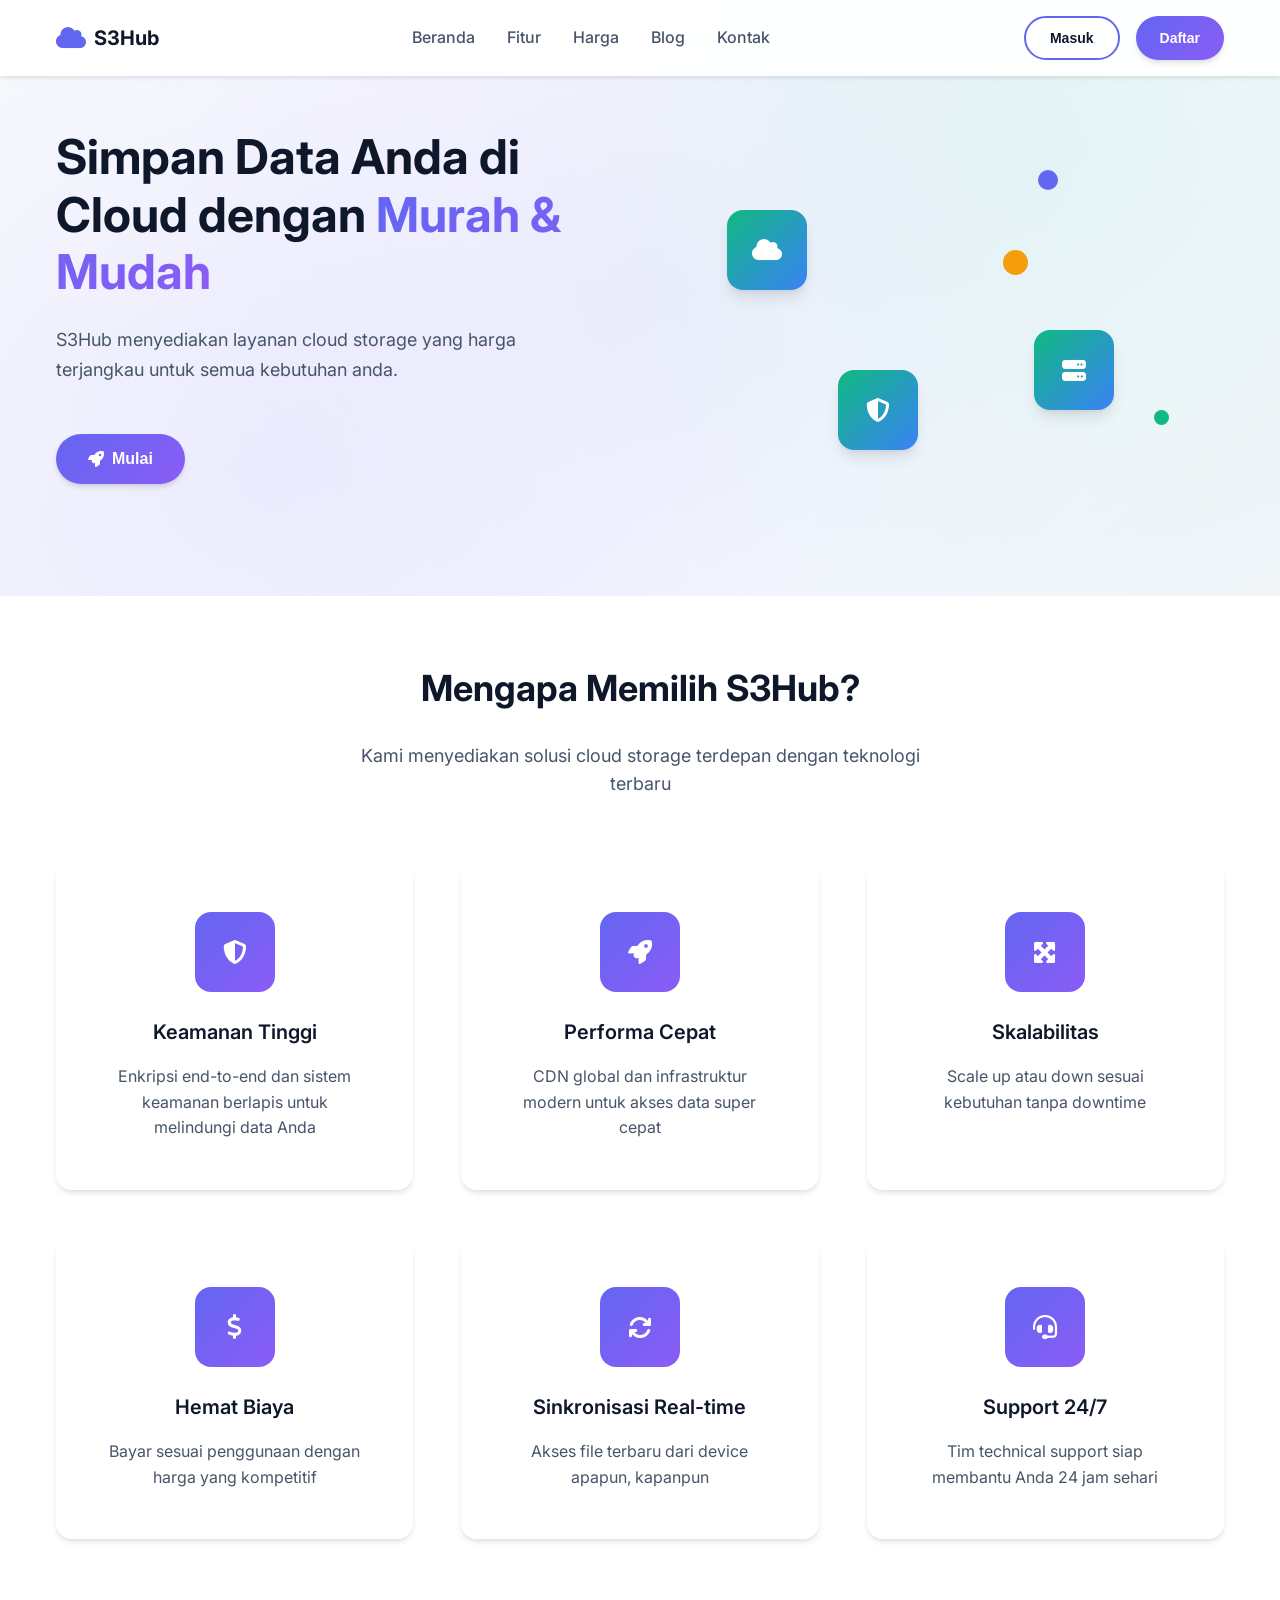
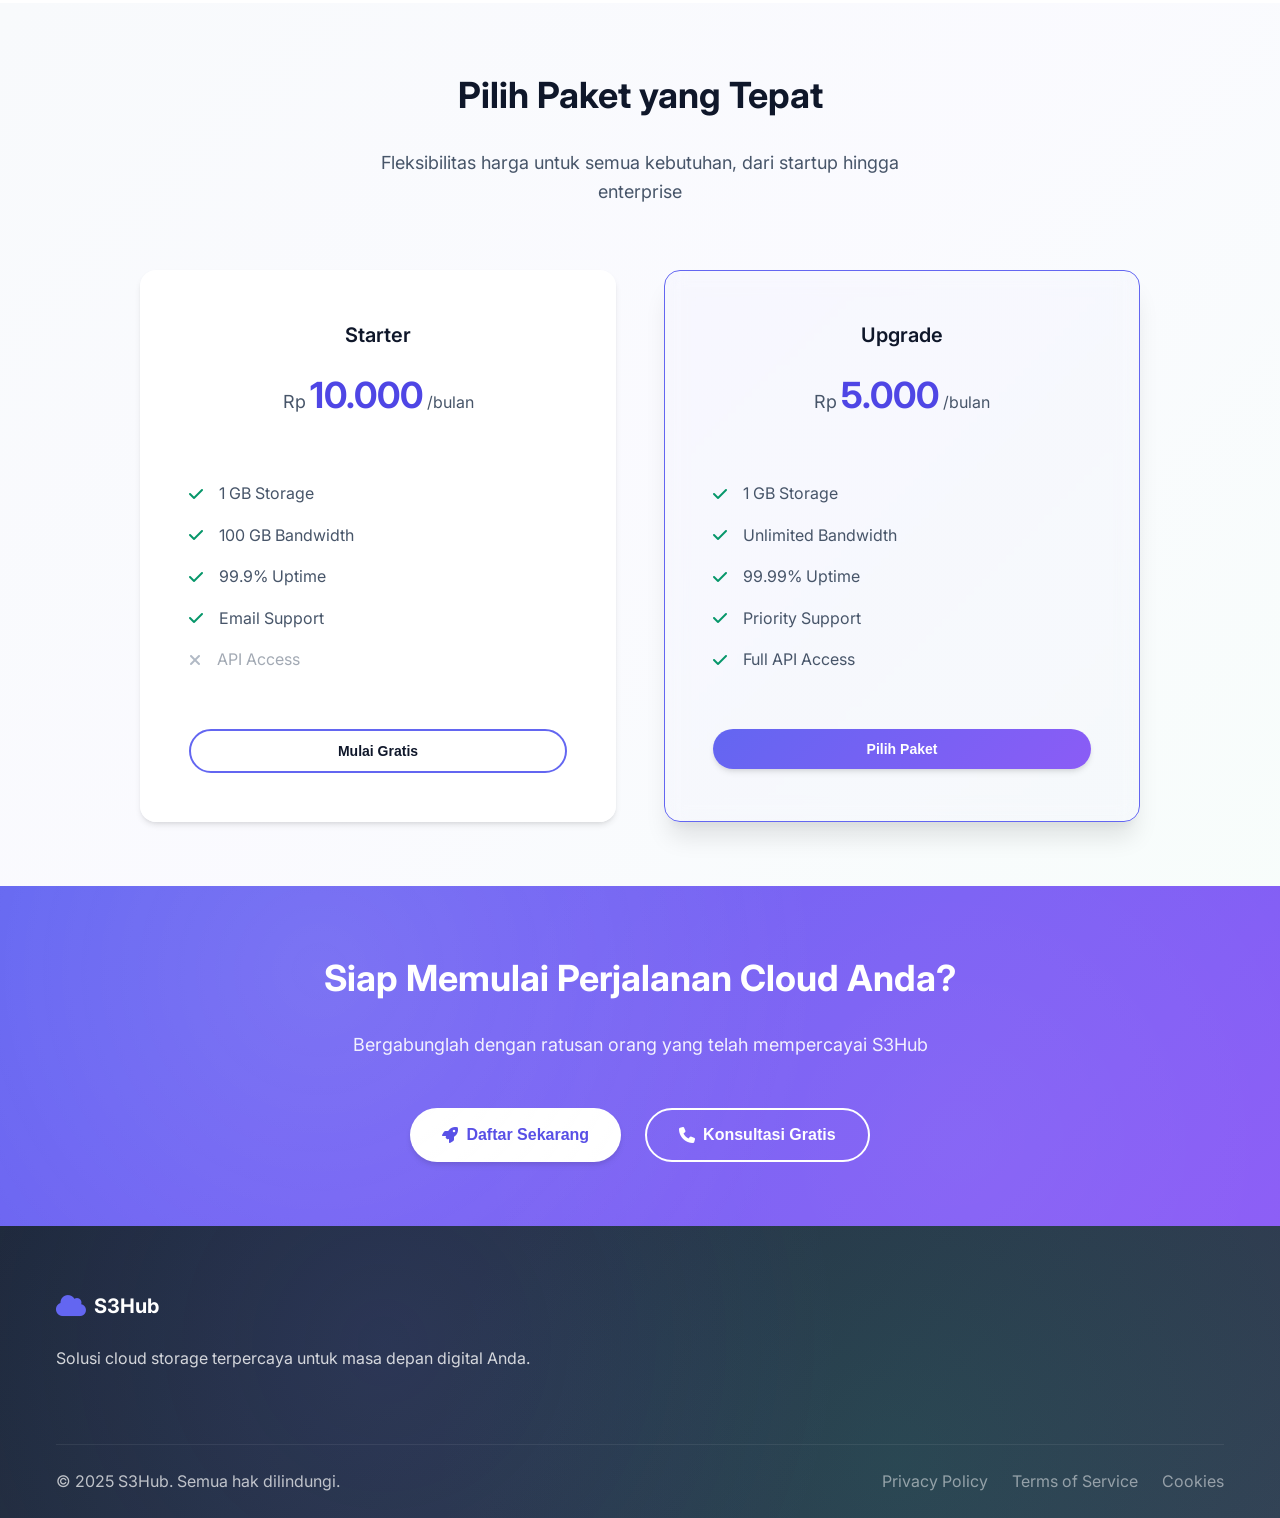
<file: index.html>
<!DOCTYPE html><html lang="id"><head><meta charset="UTF-8"><meta name="viewport" content="width=device-width,initial-scale=1"><title>S3Hub - Layanan Cloud Storage Terpercaya</title><meta name="description" content="S3Hub adalah layanan cloud storage yang aman, cepat, dan terjangkau untuk backup, penyimpanan file, dan kebutuhan bisnis."><meta name="robots" content="index, follow"><link rel="canonical" href="https://s3hub.ilhamsuyadi.dev/"><meta name="referrer" content="strict-origin-when-cross-origin"><meta name="format-detection" content="telephone=no"><meta name="theme-color" content="#6366F1"><link rel="icon" href="favicon.svg" type="image/svg+xml"><link rel="preconnect" href="https://fonts.googleapis.com"><link rel="preconnect" href="https://fonts.gstatic.com" crossorigin><link href="https://fonts.googleapis.com/css2?family=Inter:wght@300;400;500;600;700&display=swap" rel="stylesheet"><link rel="stylesheet" href="https://cdnjs.cloudflare.com/ajax/libs/font-awesome/6.4.0/css/all.min.css"><link rel="stylesheet" href="styles.css"><meta property="og:title" content="S3Hub - Layanan Cloud Storage Terpercaya"><meta property="og:description" content="S3Hub menyediakan layanan cloud storage yang aman, cepat, dan terjangkau untuk semua kebutuhan anda."><meta property="og:type" content="website"><meta property="og:url" content="https://s3hub.ilhamsuyadi.dev/"><meta property="og:image" content="https://s3hub.ilhamsuyadi.dev/og-image.svg"><meta property="og:image:alt" content="S3Hub - Cloud Storage"><meta property="og:site_name" content="S3Hub"><meta property="og:locale" content="id_ID"><link rel="alternate" href="https://s3hub.ilhamsuyadi.dev/" hreflang="id-ID"><meta name="twitter:card" content="summary_large_image"><meta name="twitter:site" content="@S3Hub"><meta name="twitter:title" content="S3Hub - Layanan Cloud Storage Terpercaya"><meta name="twitter:description" content="S3Hub menyediakan layanan cloud storage yang aman, cepat, dan terjangkau untuk semua kebutuhan anda."><meta name="twitter:image" content="https://s3hub.ilhamsuyadi.dev/og-image.svg"><script src="https://analytics.ahrefs.com/analytics.js" data-key="FTBOyiiCgE7mIm/05+eQVg" async></script><script type="application/ld+json">{
            "@context": "https://schema.org",
            "@graph": [
                {
                    "@type": "Organization",
                    "@id": "https://s3hub.ilhamsuyadi.dev/#organization",
                    "name": "S3Hub",
                    "url": "https://s3hub.ilhamsuyadi.dev/",
                    "logo": {
                        "@type": "ImageObject",
                        "url": "https://s3hub.ilhamsuyadi.dev/logo.svg"
                    },
                    "contactPoint": [
                        {
                            "@type": "ContactPoint",
                            "contactType": "customer support",
                            "email": "hello@ilhamsuyadi.dev"
                        }
                    ]
                },
                {
                    "@type": "WebSite",
                    "@id": "https://s3hub.ilhamsuyadi.dev/#website",
                    "url": "https://s3hub.ilhamsuyadi.dev/",
                    "name": "S3Hub",
                    "publisher": { "@id": "https://s3hub.ilhamsuyadi.dev/#organization" },
                    "inLanguage": "id-ID"
                },
                {
                    "@type": "WebPage",
                    "@id": "https://s3hub.ilhamsuyadi.dev/#webpage",
                    "url": "https://s3hub.ilhamsuyadi.dev/",
                    "name": "S3Hub - Layanan Cloud Storage Terpercaya",
                    "isPartOf": { "@id": "https://s3hub.ilhamsuyadi.dev/#website" },
                    "about": { "@id": "https://s3hub.ilhamsuyadi.dev/#organization" },
                    "inLanguage": "id-ID"
                }
            ]
        }</script></head><body><nav class="navbar"><div class="container"><a class="nav-brand" href="./" aria-label="S3Hub Home" role="link"><i class="fas fa-cloud" aria-hidden="true"></i> <span>S3Hub</span></a><ul class="nav-menu"><li><a href="#home">Beranda</a></li><li><a href="#features">Fitur</a></li><li><a href="#pricing">Harga</a></li><li><a href="./blog.html">Blog</a></li><li><a href="#contact">Kontak</a></li></ul><div class="nav-actions"><button class="btn btn-outline">Masuk</button> <button class="btn btn-primary">Daftar</button></div><button class="hamburger"><span></span> <span></span> <span></span></button></div></nav><section id="home" class="hero"><div class="container"><div class="hero-content"><div class="hero-text"><h1 class="hero-title">Simpan Data Anda di Cloud dengan <span class="highlight">Murah & Mudah</span></h1><p class="hero-description">S3Hub menyediakan layanan cloud storage yang harga terjangkau untuk semua kebutuhan anda.</p><div class="hero-actions"><button class="btn btn-primary btn-large"><i class="fas fa-rocket" aria-hidden="true"></i> Mulai</button></div></div><div class="hero-image"><div class="cloud-illustration"><div class="cloud cloud-1"><i class="fas fa-cloud" aria-hidden="true"></i></div><div class="cloud cloud-2"><i class="fas fa-server" aria-hidden="true"></i></div><div class="cloud cloud-3"><i class="fas fa-shield-alt" aria-hidden="true"></i></div><div class="floating-elements"><div class="element element-1"></div><div class="element element-2"></div><div class="element element-3"></div></div></div></div></div></div></section><section id="features" class="features"><div class="container"><div class="section-header"><h2>Mengapa Memilih S3Hub?</h2><p>Kami menyediakan solusi cloud storage terdepan dengan teknologi terbaru</p></div><div class="features-grid"><div class="feature-card"><div class="feature-icon"><i class="fas fa-shield-alt" aria-hidden="true"></i></div><h3>Keamanan Tinggi</h3><p>Enkripsi end-to-end dan sistem keamanan berlapis untuk melindungi data Anda</p></div><div class="feature-card"><div class="feature-icon"><i class="fas fa-rocket" aria-hidden="true"></i></div><h3>Performa Cepat</h3><p>CDN global dan infrastruktur modern untuk akses data super cepat</p></div><div class="feature-card"><div class="feature-icon"><i class="fas fa-expand-arrows-alt" aria-hidden="true"></i></div><h3>Skalabilitas</h3><p>Scale up atau down sesuai kebutuhan tanpa downtime</p></div><div class="feature-card"><div class="feature-icon"><i class="fas fa-dollar-sign" aria-hidden="true"></i></div><h3>Hemat Biaya</h3><p>Bayar sesuai penggunaan dengan harga yang kompetitif</p></div><div class="feature-card"><div class="feature-icon"><i class="fas fa-sync" aria-hidden="true"></i></div><h3>Sinkronisasi Real-time</h3><p>Akses file terbaru dari device apapun, kapanpun</p></div><div class="feature-card"><div class="feature-icon"><i class="fas fa-headset" aria-hidden="true"></i></div><h3>Support 24/7</h3><p>Tim technical support siap membantu Anda 24 jam sehari</p></div></div></div></section><section id="pricing" class="pricing"><div class="container"><div class="section-header"><h2>Pilih Paket yang Tepat</h2><p>Fleksibilitas harga untuk semua kebutuhan, dari startup hingga enterprise</p></div><div class="pricing-grid"><div class="pricing-card"><div class="pricing-header"><h3>Starter</h3><div class="price"><span class="currency">Rp</span> <span class="amount">10.000</span> <span class="period">/bulan</span></div></div><ul class="features-list"><li><i class="fas fa-check" aria-hidden="true"></i> 1 GB Storage</li><li><i class="fas fa-check" aria-hidden="true"></i> 100 GB Bandwidth</li><li><i class="fas fa-check" aria-hidden="true"></i> 99.9% Uptime</li><li><i class="fas fa-check" aria-hidden="true"></i> Email Support</li><li class="disabled"><i class="fas fa-times" aria-hidden="true"></i> API Access</li></ul><button class="btn btn-outline btn-full">Mulai Gratis</button></div><div class="pricing-card featured"><div class="pricing-header"><h3>Upgrade</h3><div class="price"><span class="currency">Rp</span> <span class="amount">5.000</span> <span class="period">/bulan</span></div></div><ul class="features-list"><li><i class="fas fa-check" aria-hidden="true"></i> 1 GB Storage</li><li><i class="fas fa-check" aria-hidden="true"></i> Unlimited Bandwidth</li><li><i class="fas fa-check" aria-hidden="true"></i> 99.99% Uptime</li><li><i class="fas fa-check" aria-hidden="true"></i> Priority Support</li><li><i class="fas fa-check" aria-hidden="true"></i> Full API Access</li></ul><button class="btn btn-primary btn-full">Pilih Paket</button></div></div></div></section><section class="cta"><div class="container"><div class="cta-content"><h2>Siap Memulai Perjalanan Cloud Anda?</h2><p>Bergabunglah dengan ratusan orang yang telah mempercayai S3Hub</p><div class="cta-actions"><button class="btn btn-primary btn-large"><i class="fas fa-rocket" aria-hidden="true"></i> Daftar Sekarang</button> <button class="btn btn-outline btn-large"><i class="fas fa-phone" aria-hidden="true"></i> Konsultasi Gratis</button></div></div></div></section><footer id="contact" class="footer"><div class="container"><div class="footer-content"><div class="footer-section"><div class="footer-brand"><i class="fas fa-cloud" aria-hidden="true"></i> <span>S3Hub</span></div><p>Solusi cloud storage terpercaya untuk masa depan digital Anda.</p></div></div><div class="footer-bottom"><p>&copy; 2025 S3Hub. Semua hak dilindungi.</p><div class="footer-links"><a href="#">Privacy Policy</a> <a href="#">Terms of Service</a> <a href="#">Cookies</a></div></div></div></footer><script src="script.js"></script></body></html>
</file>
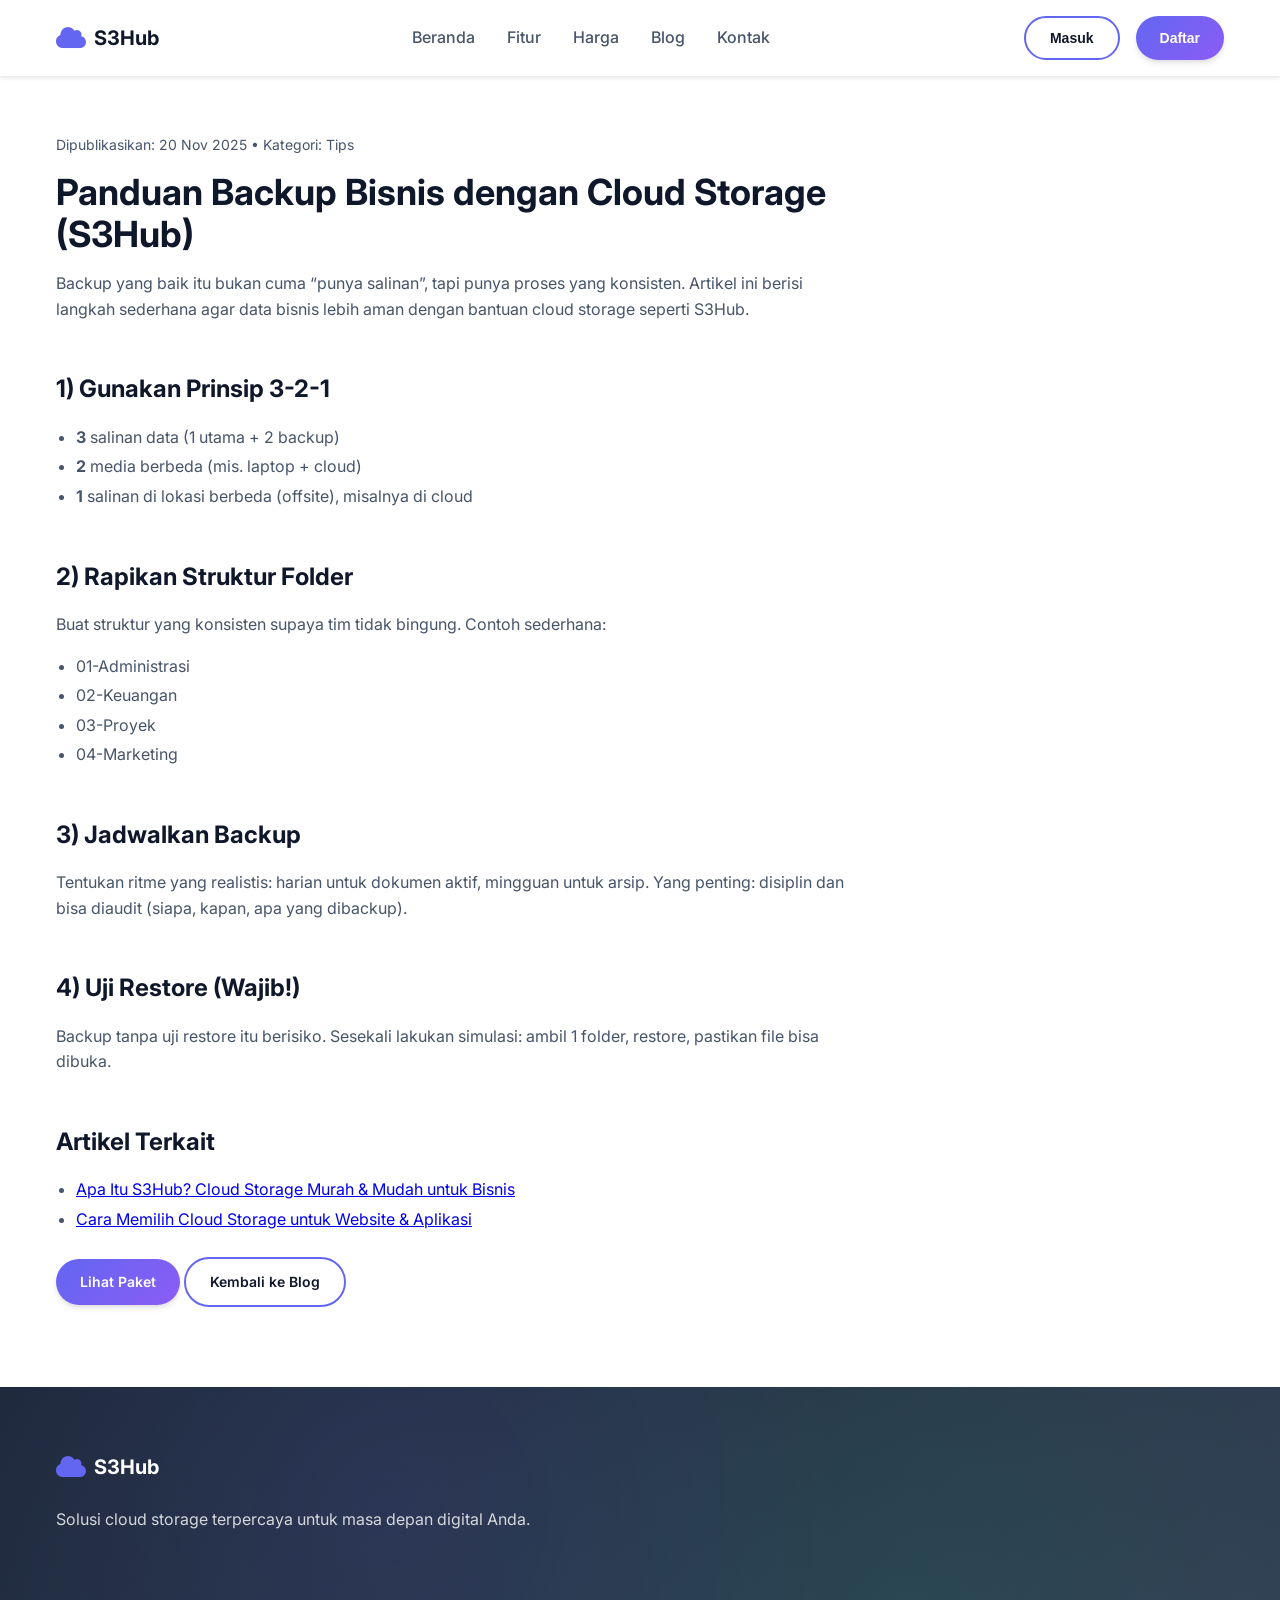
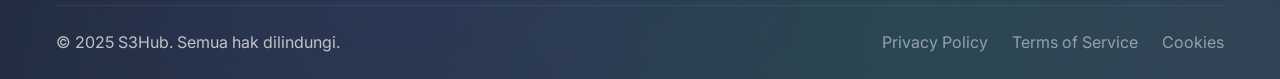
<file: blog-backup-bisnis.html>
<!DOCTYPE html><html lang="id"><head><meta charset="UTF-8"><meta name="viewport" content="width=device-width,initial-scale=1"><title>Panduan Backup Bisnis dengan Cloud Storage (S3Hub)</title><meta name="description" content="Panduan sederhana backup data bisnis menggunakan cloud storage seperti S3Hub: strategi 3-2-1, struktur folder, dan kebiasaan yang aman."><meta name="robots" content="index, follow"><link rel="canonical" href="https://s3hub.ilhamsuyadi.dev/blog-backup-bisnis.html"><meta name="referrer" content="strict-origin-when-cross-origin"><meta name="format-detection" content="telephone=no"><meta name="theme-color" content="#6366F1"><link rel="icon" href="favicon.svg" type="image/svg+xml"><link rel="preconnect" href="https://fonts.googleapis.com"><link rel="preconnect" href="https://fonts.gstatic.com" crossorigin><link href="https://fonts.googleapis.com/css2?family=Inter:wght@300;400;500;600;700&display=swap" rel="stylesheet"><link rel="stylesheet" href="https://cdnjs.cloudflare.com/ajax/libs/font-awesome/6.4.0/css/all.min.css"><link rel="stylesheet" href="styles.css"><meta property="og:title" content="Panduan Backup Bisnis dengan Cloud Storage"><meta property="og:description" content="Langkah sederhana membuat backup data bisnis yang lebih aman menggunakan cloud storage seperti S3Hub."><meta property="og:type" content="article"><meta property="og:url" content="https://s3hub.ilhamsuyadi.dev/blog-backup-bisnis.html"><meta property="og:image" content="https://s3hub.ilhamsuyadi.dev/og-image.svg"><meta property="og:image:alt" content="S3Hub - Cloud Storage"><meta property="og:site_name" content="S3Hub"><meta property="og:locale" content="id_ID"><meta name="twitter:card" content="summary_large_image"><meta name="twitter:title" content="Panduan Backup Bisnis dengan Cloud Storage"><meta name="twitter:description" content="Strategi 3-2-1 dan kebiasaan backup yang aman untuk bisnis."><meta name="twitter:image" content="https://s3hub.ilhamsuyadi.dev/og-image.svg"><script type="application/ld+json">{
        "@context": "https://schema.org",
        "@graph": [
            {
                "@type": "Organization",
                "@id": "https://s3hub.ilhamsuyadi.dev/#organization",
                "name": "S3Hub",
                "url": "https://s3hub.ilhamsuyadi.dev/",
                "logo": {
                    "@type": "ImageObject",
                    "url": "https://s3hub.ilhamsuyadi.dev/logo.svg"
                }
            },
            {
                "@type": "Article",
                "@id": "https://s3hub.ilhamsuyadi.dev/blog-backup-bisnis.html#article",
                "headline": "Panduan Backup Bisnis dengan Cloud Storage (S3Hub)",
                "description": "Panduan sederhana backup data bisnis menggunakan cloud storage seperti S3Hub: strategi 3-2-1, struktur folder, dan kebiasaan yang aman.",
                "author": { "@type": "Organization", "@id": "https://s3hub.ilhamsuyadi.dev/#organization" },
                "publisher": { "@type": "Organization", "@id": "https://s3hub.ilhamsuyadi.dev/#organization" },
                "mainEntityOfPage": { "@type": "WebPage", "@id": "https://s3hub.ilhamsuyadi.dev/blog-backup-bisnis.html" },
                "datePublished": "2025-11-20",
                "dateModified": "2025-11-20",
                "inLanguage": "id-ID"
            }
        ]
    }</script></head><body><nav class="navbar"><div class="container"><a class="nav-brand" href="./" aria-label="S3Hub Home"><i class="fas fa-cloud" aria-hidden="true"></i> <span>S3Hub</span></a><ul class="nav-menu"><li><a href="./#home">Beranda</a></li><li><a href="./#features">Fitur</a></li><li><a href="./#pricing">Harga</a></li><li><a href="./blog.html">Blog</a></li><li><a href="./#contact">Kontak</a></li></ul><div class="nav-actions"><button class="btn btn-outline">Masuk</button> <button class="btn btn-primary">Daftar</button></div><button class="hamburger" aria-label="Toggle menu"><span></span> <span></span> <span></span></button></div></nav><main class="page"><div class="container"><article class="prose"><p class="muted">Dipublikasikan: 20 Nov 2025 • Kategori: Tips</p><h1>Panduan Backup Bisnis dengan Cloud Storage (S3Hub)</h1><p>Backup yang baik itu bukan cuma “punya salinan”, tapi punya proses yang konsisten. Artikel ini berisi langkah sederhana agar data bisnis lebih aman dengan bantuan cloud storage seperti S3Hub.</p><h2>1) Gunakan Prinsip 3-2-1</h2><ul><li><strong>3</strong> salinan data (1 utama + 2 backup)</li><li><strong>2</strong> media berbeda (mis. laptop + cloud)</li><li><strong>1</strong> salinan di lokasi berbeda (offsite), misalnya di cloud</li></ul><h2>2) Rapikan Struktur Folder</h2><p>Buat struktur yang konsisten supaya tim tidak bingung. Contoh sederhana:</p><ul><li>01-Administrasi</li><li>02-Keuangan</li><li>03-Proyek</li><li>04-Marketing</li></ul><h2>3) Jadwalkan Backup</h2><p>Tentukan ritme yang realistis: harian untuk dokumen aktif, mingguan untuk arsip. Yang penting: disiplin dan bisa diaudit (siapa, kapan, apa yang dibackup).</p><h2>4) Uji Restore (Wajib!)</h2><p>Backup tanpa uji restore itu berisiko. Sesekali lakukan simulasi: ambil 1 folder, restore, pastikan file bisa dibuka.</p><h2>Artikel Terkait</h2><ul><li><a href="./blog.html">Apa Itu S3Hub? Cloud Storage Murah & Mudah untuk Bisnis</a></li><li><a href="./blog-memilih-cloud-storage.html">Cara Memilih Cloud Storage untuk Website & Aplikasi</a></li></ul><p><a class="btn btn-primary" href="./#pricing">Lihat Paket</a> <a class="btn btn-outline" href="./blog.html">Kembali ke Blog</a></p></article></div></main><footer id="contact" class="footer"><div class="container"><div class="footer-content"><div class="footer-section"><div class="footer-brand"><i class="fas fa-cloud" aria-hidden="true"></i> <span>S3Hub</span></div><p>Solusi cloud storage terpercaya untuk masa depan digital Anda.</p></div></div><div class="footer-bottom"><p>&copy; 2025 S3Hub. Semua hak dilindungi.</p><div class="footer-links"><a href="#">Privacy Policy</a> <a href="#">Terms of Service</a> <a href="#">Cookies</a></div></div></div></footer><script src="script.js"></script></body></html>
</file>
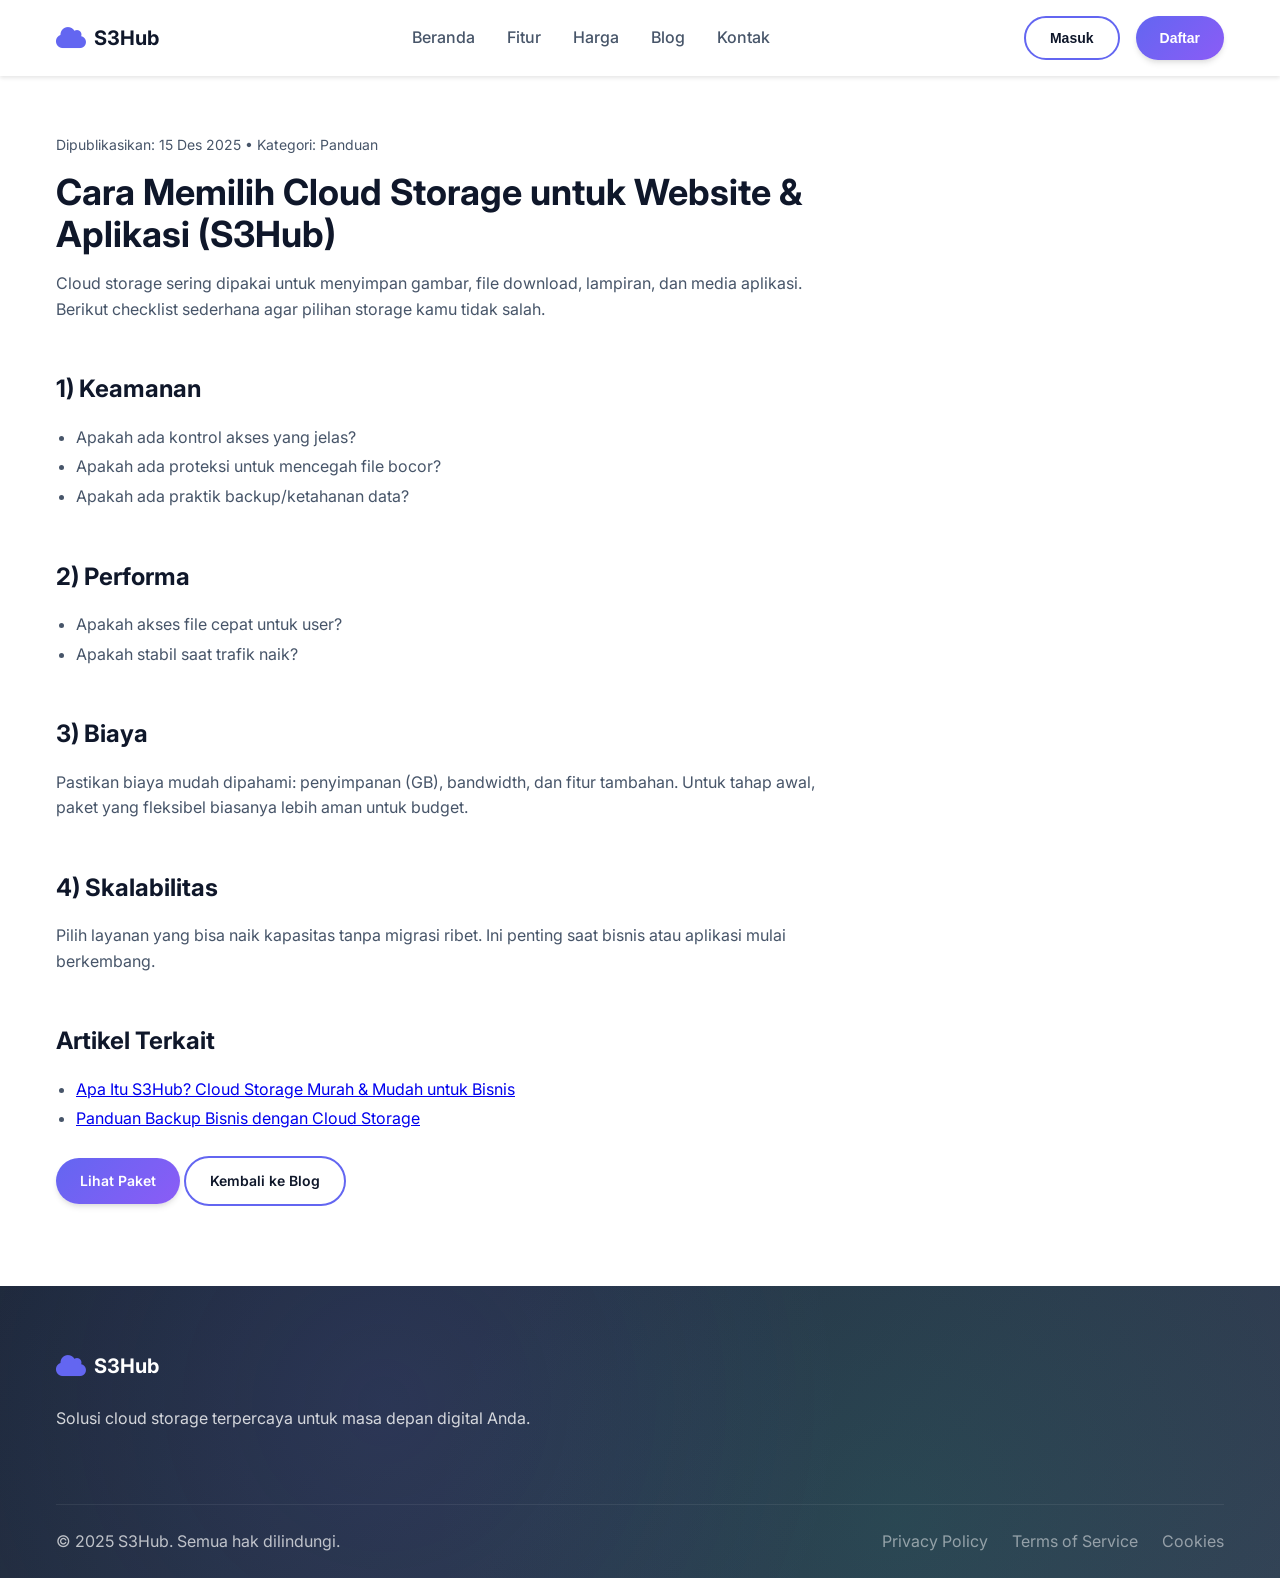
<file: blog-memilih-cloud-storage.html>
<!DOCTYPE html><html lang="id"><head><meta charset="UTF-8"><meta name="viewport" content="width=device-width,initial-scale=1"><title>Cara Memilih Cloud Storage untuk Website & Aplikasi (S3Hub)</title><meta name="description" content="Konten sederhana: hal-hal yang perlu dicek saat memilih cloud storage untuk website dan aplikasi: keamanan, performa, biaya, dan skalabilitas."><meta name="robots" content="index, follow"><link rel="canonical" href="https://s3hub.ilhamsuyadi.dev/blog-memilih-cloud-storage.html"><meta name="referrer" content="strict-origin-when-cross-origin"><meta name="format-detection" content="telephone=no"><meta name="theme-color" content="#6366F1"><link rel="icon" href="favicon.svg" type="image/svg+xml"><link rel="preconnect" href="https://fonts.googleapis.com"><link rel="preconnect" href="https://fonts.gstatic.com" crossorigin><link href="https://fonts.googleapis.com/css2?family=Inter:wght@300;400;500;600;700&display=swap" rel="stylesheet"><link rel="stylesheet" href="https://cdnjs.cloudflare.com/ajax/libs/font-awesome/6.4.0/css/all.min.css"><link rel="stylesheet" href="styles.css"><meta property="og:title" content="Cara Memilih Cloud Storage untuk Website & Aplikasi"><meta property="og:description" content="Checklist sederhana memilih cloud storage: keamanan, performa, biaya, dan skalabilitas."><meta property="og:type" content="article"><meta property="og:url" content="https://s3hub.ilhamsuyadi.dev/blog-memilih-cloud-storage.html"><meta property="og:image" content="https://s3hub.ilhamsuyadi.dev/og-image.svg"><meta property="og:image:alt" content="S3Hub - Cloud Storage"><meta property="og:site_name" content="S3Hub"><meta property="og:locale" content="id_ID"><meta name="twitter:card" content="summary_large_image"><meta name="twitter:title" content="Cara Memilih Cloud Storage untuk Website & Aplikasi"><meta name="twitter:description" content="Checklist sederhana memilih cloud storage untuk website dan aplikasi."><meta name="twitter:image" content="https://s3hub.ilhamsuyadi.dev/og-image.svg"><script type="application/ld+json">{
        "@context": "https://schema.org",
        "@graph": [
            {
                "@type": "Organization",
                "@id": "https://s3hub.ilhamsuyadi.dev/#organization",
                "name": "S3Hub",
                "url": "https://s3hub.ilhamsuyadi.dev/",
                "logo": {
                    "@type": "ImageObject",
                    "url": "https://s3hub.ilhamsuyadi.dev/logo.svg"
                }
            },
            {
                "@type": "Article",
                "@id": "https://s3hub.ilhamsuyadi.dev/blog-memilih-cloud-storage.html#article",
                "headline": "Cara Memilih Cloud Storage untuk Website & Aplikasi (S3Hub)",
                "description": "Konten sederhana: hal-hal yang perlu dicek saat memilih cloud storage untuk website dan aplikasi: keamanan, performa, biaya, dan skalabilitas.",
                "author": { "@type": "Organization", "@id": "https://s3hub.ilhamsuyadi.dev/#organization" },
                "publisher": { "@type": "Organization", "@id": "https://s3hub.ilhamsuyadi.dev/#organization" },
                "mainEntityOfPage": { "@type": "WebPage", "@id": "https://s3hub.ilhamsuyadi.dev/blog-memilih-cloud-storage.html" },
                "datePublished": "2025-12-15",
                "dateModified": "2025-12-15",
                "inLanguage": "id-ID"
            }
        ]
    }</script></head><body><nav class="navbar"><div class="container"><a class="nav-brand" href="./" aria-label="S3Hub Home"><i class="fas fa-cloud" aria-hidden="true"></i> <span>S3Hub</span></a><ul class="nav-menu"><li><a href="./#home">Beranda</a></li><li><a href="./#features">Fitur</a></li><li><a href="./#pricing">Harga</a></li><li><a href="./blog.html">Blog</a></li><li><a href="./#contact">Kontak</a></li></ul><div class="nav-actions"><button class="btn btn-outline">Masuk</button> <button class="btn btn-primary">Daftar</button></div><button class="hamburger" aria-label="Toggle menu"><span></span> <span></span> <span></span></button></div></nav><main class="page"><div class="container"><article class="prose"><p class="muted">Dipublikasikan: 15 Des 2025 • Kategori: Panduan</p><h1>Cara Memilih Cloud Storage untuk Website & Aplikasi (S3Hub)</h1><p>Cloud storage sering dipakai untuk menyimpan gambar, file download, lampiran, dan media aplikasi. Berikut checklist sederhana agar pilihan storage kamu tidak salah.</p><h2>1) Keamanan</h2><ul><li>Apakah ada kontrol akses yang jelas?</li><li>Apakah ada proteksi untuk mencegah file bocor?</li><li>Apakah ada praktik backup/ketahanan data?</li></ul><h2>2) Performa</h2><ul><li>Apakah akses file cepat untuk user?</li><li>Apakah stabil saat trafik naik?</li></ul><h2>3) Biaya</h2><p>Pastikan biaya mudah dipahami: penyimpanan (GB), bandwidth, dan fitur tambahan. Untuk tahap awal, paket yang fleksibel biasanya lebih aman untuk budget.</p><h2>4) Skalabilitas</h2><p>Pilih layanan yang bisa naik kapasitas tanpa migrasi ribet. Ini penting saat bisnis atau aplikasi mulai berkembang.</p><h2>Artikel Terkait</h2><ul><li><a href="./blog.html">Apa Itu S3Hub? Cloud Storage Murah & Mudah untuk Bisnis</a></li><li><a href="./blog-backup-bisnis.html">Panduan Backup Bisnis dengan Cloud Storage</a></li></ul><p><a class="btn btn-primary" href="./#pricing">Lihat Paket</a> <a class="btn btn-outline" href="./blog.html">Kembali ke Blog</a></p></article></div></main><footer id="contact" class="footer"><div class="container"><div class="footer-content"><div class="footer-section"><div class="footer-brand"><i class="fas fa-cloud" aria-hidden="true"></i> <span>S3Hub</span></div><p>Solusi cloud storage terpercaya untuk masa depan digital Anda.</p></div></div><div class="footer-bottom"><p>&copy; 2025 S3Hub. Semua hak dilindungi.</p><div class="footer-links"><a href="#">Privacy Policy</a> <a href="#">Terms of Service</a> <a href="#">Cookies</a></div></div></div></footer><script src="script.js"></script></body></html>
</file>
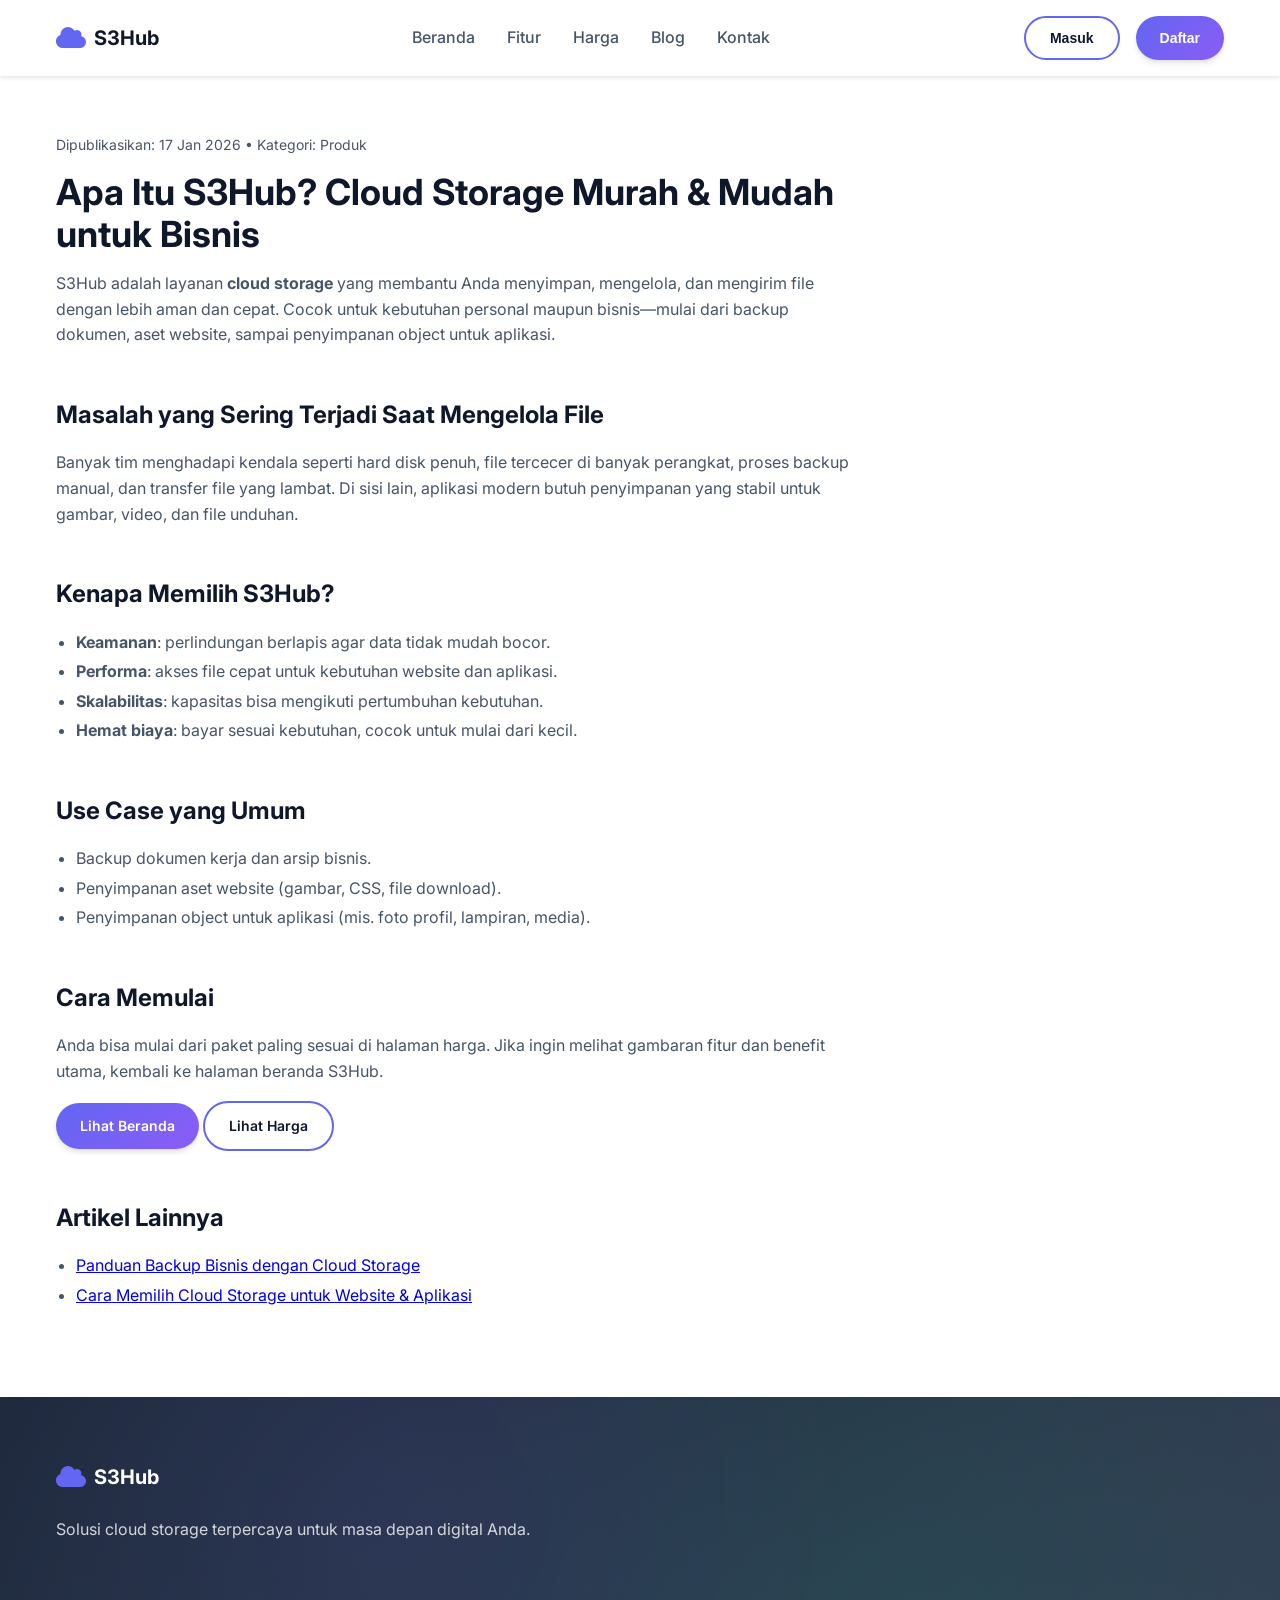
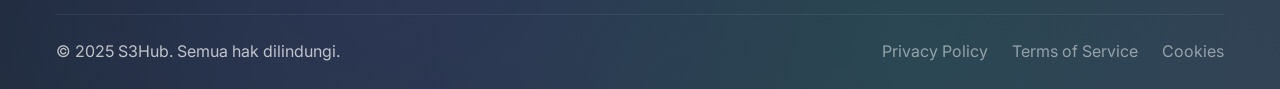
<file: blog.html>
<!DOCTYPE html><html lang="id"><head><meta charset="UTF-8"><meta name="viewport" content="width=device-width,initial-scale=1"><title>Apa Itu S3Hub? Cloud Storage Murah & Mudah untuk Bisnis</title><meta name="description" content="Kenali S3Hub: layanan cloud storage yang aman, cepat, dan terjangkau. Cocok untuk backup, hosting file, dan kebutuhan aplikasi modern."><meta name="robots" content="index, follow"><link rel="canonical" href="https://s3hub.ilhamsuyadi.dev/blog.html"><meta name="referrer" content="strict-origin-when-cross-origin"><meta name="format-detection" content="telephone=no"><meta name="theme-color" content="#6366F1"><link rel="icon" href="favicon.svg" type="image/svg+xml"><link rel="preconnect" href="https://fonts.googleapis.com"><link rel="preconnect" href="https://fonts.gstatic.com" crossorigin><link href="https://fonts.googleapis.com/css2?family=Inter:wght@300;400;500;600;700&display=swap" rel="stylesheet"><link rel="stylesheet" href="https://cdnjs.cloudflare.com/ajax/libs/font-awesome/6.4.0/css/all.min.css"><link rel="stylesheet" href="styles.css"><meta property="og:title" content="Apa Itu S3Hub? Cloud Storage Murah & Mudah"><meta property="og:description" content="S3Hub membantu Anda menyimpan dan mengirim file dengan aman. Pelajari fitur utama, use case, dan cara memulai."><meta property="og:type" content="article"><meta property="og:url" content="https://s3hub.ilhamsuyadi.dev/blog.html"><meta property="og:image" content="https://s3hub.ilhamsuyadi.dev/og-image.svg"><meta property="og:image:alt" content="S3Hub - Cloud Storage"><meta property="og:site_name" content="S3Hub"><meta property="og:locale" content="id_ID"><meta name="twitter:card" content="summary_large_image"><meta name="twitter:title" content="Apa Itu S3Hub? Cloud Storage Murah & Mudah"><meta name="twitter:description" content="Kenali S3Hub dan cara memakainya untuk backup dan penyimpanan file."><meta name="twitter:image" content="https://s3hub.ilhamsuyadi.dev/og-image.svg"><script type="application/ld+json">{
        "@context": "https://schema.org",
        "@graph": [
            {
                "@type": "Organization",
                "@id": "https://s3hub.ilhamsuyadi.dev/#organization",
                "name": "S3Hub",
                "url": "https://s3hub.ilhamsuyadi.dev/",
                "logo": {
                    "@type": "ImageObject",
                    "url": "https://s3hub.ilhamsuyadi.dev/logo.svg"
                },
                "contactPoint": [
                    {
                        "@type": "ContactPoint",
                        "contactType": "customer support",
                        "email": "hello@ilhamsuyadi.dev"
                    }
                ]
            },
            {
                "@type": "WebSite",
                "@id": "https://s3hub.ilhamsuyadi.dev/#website",
                "url": "https://s3hub.ilhamsuyadi.dev/",
                "name": "S3Hub",
                "publisher": { "@id": "https://s3hub.ilhamsuyadi.dev/#organization" },
                "inLanguage": "id-ID"
            },
            {
                "@type": "Article",
                "@id": "https://s3hub.ilhamsuyadi.dev/blog.html#article",
                "headline": "Apa Itu S3Hub? Cloud Storage Murah & Mudah untuk Bisnis",
                "description": "Kenali S3Hub: layanan cloud storage yang aman, cepat, dan terjangkau untuk backup, hosting file, dan kebutuhan aplikasi modern.",
                "author": { "@type": "Organization", "@id": "https://s3hub.ilhamsuyadi.dev/#organization" },
                "publisher": { "@id": "https://s3hub.ilhamsuyadi.dev/#organization" },
                "mainEntityOfPage": { "@type": "WebPage", "@id": "https://s3hub.ilhamsuyadi.dev/blog.html" },
                "datePublished": "2026-01-17",
                "dateModified": "2026-01-17",
                "inLanguage": "id-ID"
            }
        ]
    }</script></head><body><nav class="navbar"><div class="container"><a class="nav-brand" href="./" aria-label="S3Hub Home"><i class="fas fa-cloud" aria-hidden="true"></i> <span>S3Hub</span></a><ul class="nav-menu"><li><a href="./#home">Beranda</a></li><li><a href="./#features">Fitur</a></li><li><a href="./#pricing">Harga</a></li><li><a href="./blog.html" class="active" aria-current="page">Blog</a></li><li><a href="./#contact">Kontak</a></li></ul><div class="nav-actions"><button class="btn btn-outline">Masuk</button> <button class="btn btn-primary">Daftar</button></div><button class="hamburger" aria-label="Toggle menu"><span></span> <span></span> <span></span></button></div></nav><main class="page"><div class="container"><article class="prose"><p class="muted">Dipublikasikan: 17 Jan 2026 • Kategori: Produk</p><h1>Apa Itu S3Hub? Cloud Storage Murah & Mudah untuk Bisnis</h1><p>S3Hub adalah layanan <strong>cloud storage</strong> yang membantu Anda menyimpan, mengelola, dan mengirim file dengan lebih aman dan cepat. Cocok untuk kebutuhan personal maupun bisnis—mulai dari backup dokumen, aset website, sampai penyimpanan object untuk aplikasi.</p><h2>Masalah yang Sering Terjadi Saat Mengelola File</h2><p>Banyak tim menghadapi kendala seperti hard disk penuh, file tercecer di banyak perangkat, proses backup manual, dan transfer file yang lambat. Di sisi lain, aplikasi modern butuh penyimpanan yang stabil untuk gambar, video, dan file unduhan.</p><h2>Kenapa Memilih S3Hub?</h2><ul><li><strong>Keamanan</strong>: perlindungan berlapis agar data tidak mudah bocor.</li><li><strong>Performa</strong>: akses file cepat untuk kebutuhan website dan aplikasi.</li><li><strong>Skalabilitas</strong>: kapasitas bisa mengikuti pertumbuhan kebutuhan.</li><li><strong>Hemat biaya</strong>: bayar sesuai kebutuhan, cocok untuk mulai dari kecil.</li></ul><h2>Use Case yang Umum</h2><ul><li>Backup dokumen kerja dan arsip bisnis.</li><li>Penyimpanan aset website (gambar, CSS, file download).</li><li>Penyimpanan object untuk aplikasi (mis. foto profil, lampiran, media).</li></ul><h2>Cara Memulai</h2><p>Anda bisa mulai dari paket paling sesuai di halaman harga. Jika ingin melihat gambaran fitur dan benefit utama, kembali ke halaman beranda S3Hub.</p><p><a class="btn btn-primary" href="./">Lihat Beranda</a> <a class="btn btn-outline" href="./#pricing">Lihat Harga</a></p><h2>Artikel Lainnya</h2><ul><li><a href="./blog-backup-bisnis.html">Panduan Backup Bisnis dengan Cloud Storage</a></li><li><a href="./blog-memilih-cloud-storage.html">Cara Memilih Cloud Storage untuk Website & Aplikasi</a></li></ul></article></div></main><footer id="contact" class="footer"><div class="container"><div class="footer-content"><div class="footer-section"><div class="footer-brand"><i class="fas fa-cloud" aria-hidden="true"></i> <span>S3Hub</span></div><p>Solusi cloud storage terpercaya untuk masa depan digital Anda.</p></div></div><div class="footer-bottom"><p>&copy; 2025 S3Hub. Semua hak dilindungi.</p><div class="footer-links"><a href="#">Privacy Policy</a> <a href="#">Terms of Service</a> <a href="#">Cookies</a></div></div></div></footer><script src="script.js"></script></body></html>
</file>
<file: styles.css>
@keyframes float{0%,to{transform:translateY(0)}50%{transform:translateY(-20px)}}@keyframes fadeInUp{0%{opacity:0;transform:translateY(30px)}to{opacity:1;transform:translateY(0)}}*{margin:0;padding:0;box-sizing:border-box}:root{--primary-pastel:#6366F1;--secondary-pastel:#10B981;--accent-pastel:#F59E0B;--purple-pastel:#8B5CF6;--blue-pastel:#3B82F6;--lavender-pastel:#A855F7;--primary-dark:#4F46E5;--secondary-dark:#059669;--accent-dark:#D97706;--white:#FFFFFF;--light-gray:#F8FAFC;--gray:#64748B;--dark-gray:#334155;--text-primary:#0F172A;--text-secondary:#475569;--gradient-primary:linear-gradient(135deg, var(--primary-pastel) 0%, var(--purple-pastel) 100%);--gradient-secondary:linear-gradient(135deg, var(--secondary-pastel) 0%, var(--blue-pastel) 100%);--gradient-accent:linear-gradient(135deg, var(--accent-pastel) 0%, var(--primary-pastel) 100%);--gradient-dark:linear-gradient(135deg, #1E293B 0%, #334155 100%);--shadow-sm:0 1px 2px 0 rgba(0, 0, 0, 0.05);--shadow-md:0 4px 6px -1px rgba(0, 0, 0, 0.1), 0 2px 4px -1px rgba(0, 0, 0, 0.06);--shadow-lg:0 10px 15px -3px rgba(0, 0, 0, 0.1), 0 4px 6px -2px rgba(0, 0, 0, 0.05);--shadow-xl:0 20px 25px -5px rgba(0, 0, 0, 0.1), 0 10px 10px -5px rgba(0, 0, 0, 0.04);--font-family:'Inter', -apple-system, BlinkMacSystemFont, 'Segoe UI', sans-serif;--font-size-xs:0.75rem;--font-size-sm:0.875rem;--font-size-base:1rem;--font-size-lg:1.125rem;--font-size-xl:1.25rem;--font-size-2xl:1.5rem;--font-size-3xl:1.875rem;--font-size-4xl:2.25rem;--font-size-5xl:3rem;--spacing-xs:0.5rem;--spacing-sm:1rem;--spacing-md:1.5rem;--spacing-lg:2rem;--spacing-xl:3rem;--spacing-2xl:4rem;--border-radius-sm:0.375rem;--border-radius-md:0.5rem;--border-radius-lg:0.75rem;--border-radius-xl:1rem;--border-radius-full:9999px;--transition-fast:0.15s ease-in-out;--transition-base:0.3s ease-in-out;--transition-slow:0.5s ease-in-out}body{font-family:var(--font-family);line-height:1.6;color:var(--text-primary);background:var(--white);overflow-x:hidden}main{display:block}.container{max-width:1200px;margin:0 auto;padding:0 var(--spacing-sm)}.page{padding-top:calc(70px + var(--spacing-xl));padding-bottom:var(--spacing-2xl)}.prose{max-width:800px}.prose h1,.prose h2{margin-bottom:var(--spacing-sm)}.prose h1{font-size:var(--font-size-4xl);line-height:1.15}.prose h2{font-size:var(--font-size-2xl);margin-top:var(--spacing-xl)}.prose p,.prose ul{color:var(--text-secondary);margin:var(--spacing-sm)0}.prose ul{margin:var(--spacing-sm)0 var(--spacing-md);padding-left:1.25rem}.prose li{margin:.25rem 0}.muted{color:var(--gray);font-size:var(--font-size-sm)}.nav-menu a::after,.navbar{left:0;transition:var(--transition-base)}.navbar{position:fixed;top:0;right:0;background:rgba(255,255,255,.95);backdrop-filter:blur(10px);z-index:1000;padding:var(--spacing-sm)0;box-shadow:var(--shadow-sm)}.nav-brand,.navbar .container{display:flex;align-items:center}.navbar .container{justify-content:space-between}.nav-brand{gap:var(--spacing-xs);font-size:var(--font-size-xl);font-weight:700;color:var(--text-primary);text-decoration:none}.footer-brand i,.nav-brand i{color:var(--primary-pastel);font-size:var(--font-size-2xl)}.nav-menu{display:flex;list-style:none;gap:var(--spacing-lg)}.footer-section ul li a,.nav-menu a{text-decoration:none;transition:var(--transition-fast)}.nav-menu a{color:var(--text-secondary);font-weight:500;position:relative}.nav-menu a:hover{color:var(--primary-dark)}.nav-menu a::after{content:"";position:absolute;bottom:-4px;width:0;height:2px;background:var(--gradient-primary)}.nav-menu a:hover::after{width:100%}.nav-actions{display:flex;gap:var(--spacing-sm)}.hamburger{display:none;flex-direction:column;background:0 0;border:0;cursor:pointer;gap:4px}.btn,.hamburger span{transition:var(--transition-base)}.hamburger span{width:24px;height:2px;background:var(--text-primary)}.btn{display:inline-flex;align-items:center;gap:var(--spacing-xs);padding:.75rem 1.5rem;border:0;border-radius:var(--border-radius-full);font-weight:600;text-decoration:none;cursor:pointer;font-size:var(--font-size-sm)}.btn-primary{background:var(--gradient-primary);color:var(--white);box-shadow:var(--shadow-md)}.btn-primary:hover{transform:translateY(-2px);box-shadow:var(--shadow-lg)}.btn-outline{background:0 0;color:var(--text-primary);border:2px solid var(--primary-pastel)}.btn-outline:hover{background:var(--primary-pastel);color:var(--white);transform:translateY(-2px)}.btn-large{padding:1rem 2rem;font-size:var(--font-size-base)}.btn-full{width:100%;justify-content:center}.hero{padding:8rem 0 4rem;background:linear-gradient(135deg,#f8fafc 0,rgba(99,102,241,.05) 30%,rgba(59,130,246,.05) 70%,#f1f5f9 100%);position:relative;overflow:hidden}.cta::before,.footer::before,.hero::before{content:"";position:absolute;top:0;left:0;right:0;bottom:0;background-image:radial-gradient(circle at 20% 80%,rgba(99,102,241,.08)0,transparent 50%),radial-gradient(circle at 80% 20%,rgba(16,185,129,.08)0,transparent 50%),radial-gradient(circle at 50% 50%,rgba(139,92,246,.05)0,transparent 70%)}.hero-content{display:grid;grid-template-columns:1fr 1fr;gap:var(--spacing-2xl);align-items:center;position:relative;z-index:1}.hero-title,.section-header h2{font-weight:700;margin-bottom:var(--spacing-md)}.hero-title{font-size:var(--font-size-5xl);line-height:1.2}.highlight{background:var(--gradient-primary);-webkit-background-clip:text;-webkit-text-fill-color:transparent;background-clip:text}.hero-description{font-size:var(--font-size-lg);color:var(--text-secondary);margin-bottom:var(--spacing-xl);line-height:1.7}.hero-actions{display:flex;gap:var(--spacing-md);margin-bottom:var(--spacing-xl)}.hero-stats{display:flex;gap:var(--spacing-lg)}.stat{text-align:center}.stat-number{display:block;font-size:var(--font-size-2xl);font-weight:700;color:var(--primary-dark)}.section-header p,.stat-label{font-size:var(--font-size-sm);color:var(--text-secondary)}.cloud,.cloud-illustration{position:relative;height:400px;display:flex;align-items:center;justify-content:center}.cloud{position:absolute;width:80px;height:80px;background:var(--gradient-secondary);border-radius:var(--border-radius-xl);color:var(--white);font-size:var(--font-size-2xl);box-shadow:var(--shadow-lg);animation:float 3s ease-in-out infinite}.cloud-1{top:20%;left:10%;animation-delay:0s}.cloud-2{top:50%;right:20%;animation-delay:1s}.cloud-3{bottom:20%;left:30%;animation-delay:2s}.floating-elements{position:absolute;width:100%;height:100%}.element{position:absolute;border-radius:50%;animation:float 4s ease-in-out infinite}.element-1{width:20px;height:20px;background:var(--primary-pastel);top:10%;right:30%;animation-delay:.5s}.element-2{width:15px;height:15px;background:var(--secondary-pastel);top:70%;right:10%;animation-delay:1.5s}.element-3{width:25px;height:25px;background:var(--accent-pastel);top:30%;left:60%;animation-delay:2.5s}.section-header{text-align:center;margin-bottom:var(--spacing-2xl)}.section-header h2{font-size:var(--font-size-4xl)}.section-header p{font-size:var(--font-size-lg);max-width:600px;margin:0 auto}.features{padding:var(--spacing-2xl)0;background:var(--white)}.features-grid{display:grid;grid-template-columns:repeat(auto-fit,minmax(300px,1fr));gap:var(--spacing-xl)}.feature-card,.feature-icon{border-radius:var(--border-radius-xl)}.feature-card{background:var(--white);padding:var(--spacing-xl);box-shadow:var(--shadow-md);text-align:center;transition:var(--transition-base)}.feature-card:hover{transform:translateY(-8px);box-shadow:var(--shadow-xl);border-color:rgba(99,102,241,.2)}.feature-icon{width:80px;height:80px;margin:0 auto var(--spacing-md);background:var(--gradient-primary);display:flex;align-items:center;justify-content:center;font-size:var(--font-size-2xl);color:var(--white)}.feature-card h3,.section-header h2{color:var(--text-primary)}.feature-card p{color:var(--text-secondary);line-height:1.6}.pricing{padding:var(--spacing-2xl)0;background:linear-gradient(135deg,var(--light-gray) 0%,rgba(99,102,241,.03) 50%,rgba(16,185,129,.03) 100%)}.pricing-grid{display:grid;grid-template-columns:repeat(auto-fit,minmax(300px,1fr));gap:var(--spacing-xl);max-width:1000px;margin:0 auto}.pricing-card{background:var(--white);border-radius:var(--border-radius-xl);padding:var(--spacing-xl);box-shadow:var(--shadow-md);position:relative;transition:var(--transition-base);border:2px solid transparent}.pricing-card:hover{transform:translateY(-5px);box-shadow:var(--shadow-lg)}.pricing-card.featured{border-color:var(--primary-pastel);transform:scale(1.05);background:linear-gradient(135deg,rgba(99,102,241,.02)0,rgba(139,92,246,.02) 100%);box-shadow:var(--shadow-xl)}.footer-section h4::after,.pricing-badge{position:absolute;background:var(--gradient-primary)}.pricing-badge{top:-10px;left:50%;transform:translateX(-50%);color:var(--white);padding:.5rem 1rem;border-radius:var(--border-radius-full);font-size:var(--font-size-sm);font-weight:600}.pricing-header{text-align:center;margin-bottom:var(--spacing-xl)}.feature-card h3,.pricing-header h3{font-size:var(--font-size-xl);font-weight:600;margin-bottom:var(--spacing-sm)}.price{display:flex;align-items:baseline;justify-content:center;gap:.25rem}.currency{font-size:var(--font-size-lg);color:var(--text-secondary)}.amount,.cta h2{font-size:var(--font-size-4xl);font-weight:700}.amount{color:var(--primary-dark)}.features-list li,.period{color:var(--text-secondary)}.period{font-size:var(--font-size-base)}.features-list{list-style:none;margin-bottom:var(--spacing-xl)}.features-list li{display:flex;align-items:center;gap:var(--spacing-sm);padding:.5rem 0}.features-list li i{color:var(--secondary-dark)}.features-list li.disabled{opacity:.5}.features-list li.disabled i{color:var(--gray)}.cta{padding:var(--spacing-2xl)0;color:var(--white);text-align:center}.cta h2{margin-bottom:var(--spacing-md)}.cta p,.footer-section h4{font-size:var(--font-size-lg)}.cta p{margin-bottom:var(--spacing-xl);opacity:.9}.cta-actions{display:flex;gap:var(--spacing-md);justify-content:center}.cta .btn-outline{border-color:var(--white);color:var(--white)}.cta .btn-outline:hover,.cta .btn-primary{background:var(--white);color:var(--primary-dark)}.cta .btn-primary:hover{background:rgba(255,255,255,.9);transform:translateY(-2px)}.footer{background:var(--gradient-dark);color:var(--white);padding:var(--spacing-2xl)0 var(--spacing-md);position:relative}.cta::before,.footer::before{background-image:radial-gradient(circle at 30% 40%,rgba(99,102,241,.1)0,transparent 50%),radial-gradient(circle at 70% 80%,rgba(16,185,129,.1)0,transparent 50%);pointer-events:none}.footer-content{display:grid;grid-template-columns:repeat(auto-fit,minmax(250px,1fr));gap:var(--spacing-xl);margin-bottom:var(--spacing-xl);position:relative;z-index:1}.footer-brand,.social-links a{display:flex;align-items:center}.footer-brand{gap:var(--spacing-xs);font-size:var(--font-size-xl);font-weight:700;margin-bottom:var(--spacing-md)}.footer-section p{margin-bottom:var(--spacing-md);opacity:.8;line-height:1.6}.footer-section h4{font-weight:600;margin-bottom:var(--spacing-md);position:relative}.footer-section h4::after{content:"";bottom:-4px;left:0;width:30px;height:2px;border-radius:2px}.footer-section ul{list-style:none}.footer-section ul li{margin-bottom:.5rem}.footer-section ul li a{color:rgba(255,255,255,.7)}.footer-section h4,.footer-section ul li a:hover{color:var(--primary-pastel)}.social-links{display:flex;gap:var(--spacing-sm)}.social-links a{width:44px;height:44px;background:rgba(255,255,255,.1);border:1px solid rgba(255,255,255,.1);border-radius:12px;justify-content:center;color:var(--white);transition:var(--transition-base);backdrop-filter:blur(10px)}.social-links a:hover{background:var(--primary-pastel);border-color:var(--primary-pastel);transform:translateY(-3px);box-shadow:0 8px 15px rgba(99,102,241,.3)}.footer-bottom{border-top:1px solid rgba(255,255,255,.1);padding-top:var(--spacing-md);display:flex;justify-content:space-between;align-items:center;opacity:.7}.footer-links{display:flex;gap:var(--spacing-md)}.footer-links a{color:rgba(255,255,255,.7);text-decoration:none;transition:var(--transition-fast)}.footer-links a:hover{color:var(--primary-pastel)}@media (max-width:768px){.container{padding:0 var(--spacing-md)}.nav-actions,.nav-menu{display:none}.hamburger{display:flex}.hero{padding:6rem 0 3rem}.hero-content{grid-template-columns:1fr;gap:var(--spacing-xl);text-align:center}.cta h2,.hero-title,.section-header h2{font-size:var(--font-size-3xl)}.hero-actions{flex-direction:column;align-items:center}.hero-stats{justify-content:center}.features-grid,.pricing-grid{grid-template-columns:1fr}.pricing-card.featured{transform:none}.cta-actions{flex-direction:column;align-items:center}.footer-bottom{flex-direction:column;gap:var(--spacing-sm);text-align:center}}@media (max-width:480px){.hero-title{font-size:var(--font-size-2xl)}.btn-large,.hero-actions{width:100%}.hero-stats{flex-direction:column;gap:var(--spacing-md)}.cloud-illustration{height:300px}.cloud{width:60px;height:60px;font-size:var(--font-size-lg)}}html{scroll-behavior:smooth}.feature-card,.pricing-card{animation:fadeInUp .6s ease-out}.feature-card:hover .feature-icon{transform:scale(1.1) rotate(5deg);background:var(--gradient-secondary);box-shadow:0 8px 25px rgba(16,185,129,.3)}.pricing-card:hover .pricing-header h3{color:var(--primary-dark);transform:translateY(-2px)}.btn:hover{box-shadow:0 8px 25px rgba(99,102,241,.3)}.btn-primary:hover{background:linear-gradient(135deg,var(--primary-dark) 0%,var(--purple-pastel) 100%)}.navbar{transition:all .3s cubic-bezier(.4,0,.2,1)}.nav-brand:hover i{transform:scale(1.1) rotate(10deg);transition:transform .3s ease}.feature-card,.pricing-card{backdrop-filter:blur(10px);background:rgba(255,255,255,.9);border:1px solid rgba(255,255,255,.2)}.cta{background:var(--gradient-primary);position:relative;overflow:hidden}.cta::before{background-image:radial-gradient(circle at 25% 25%,rgba(255,255,255,.1)0,transparent 50%),radial-gradient(circle at 75% 75%,rgba(255,255,255,.05)0,transparent 50%)}::-webkit-scrollbar{width:8px}::-webkit-scrollbar-track{background:var(--light-gray)}::-webkit-scrollbar-thumb{background:var(--primary-pastel);border-radius:var(--border-radius-full)}::-webkit-scrollbar-thumb:hover{background:var(--primary-dark)}
</file>
